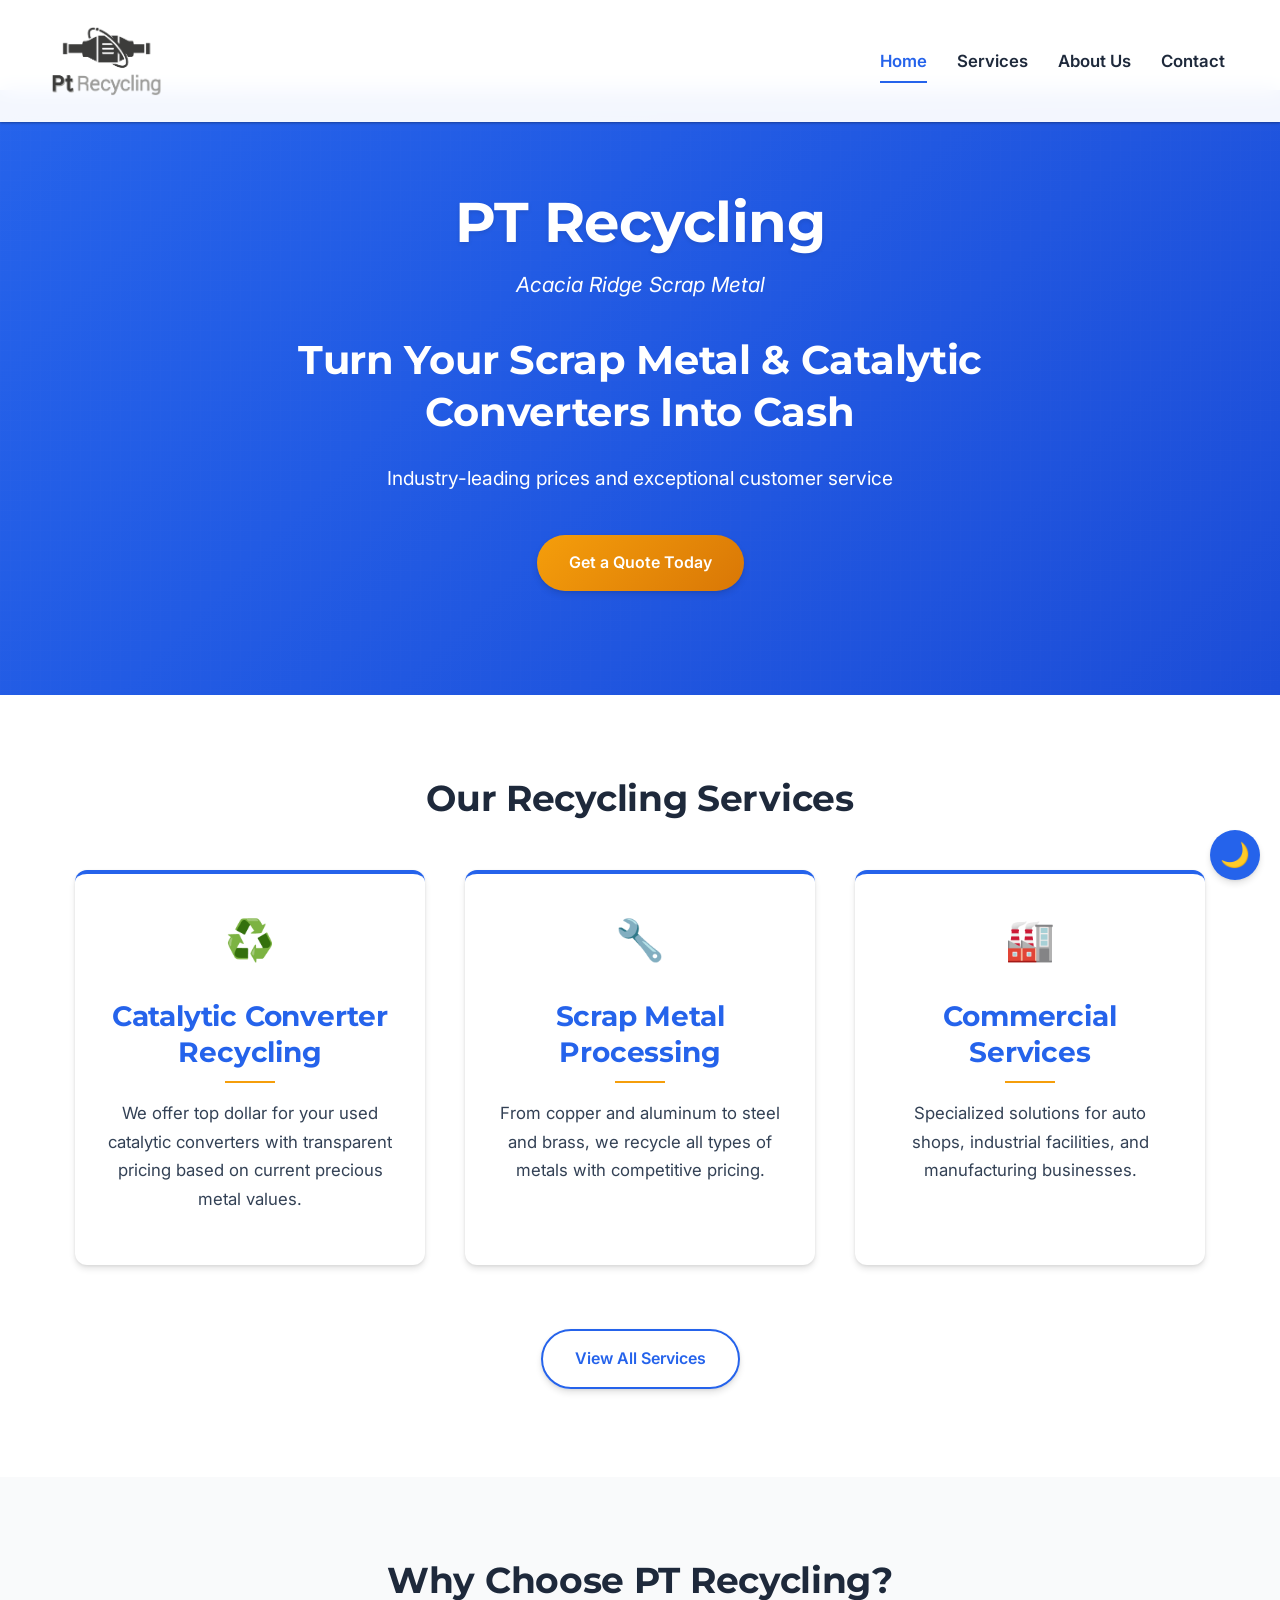
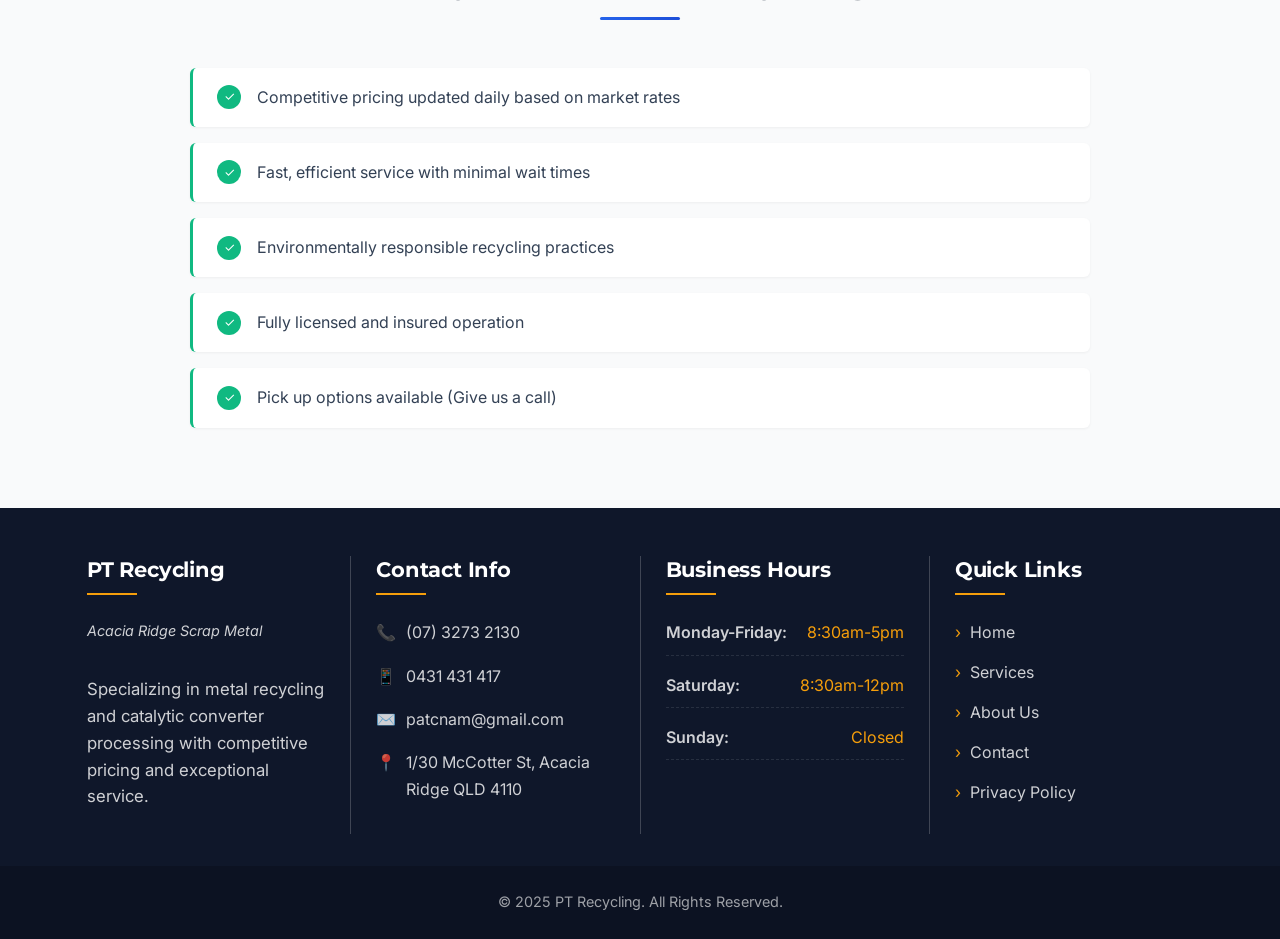
<file: index.html>
<!DOCTYPE html>
<html lang="en">
<head>
    <meta charset="UTF-8">
    <meta name="viewport" content="width=device-width, initial-scale=1.0">
    <title>PT Recycling - Metal & Catalytic Converter Recycling</title>
    <meta name="description" content="PT Recycling specializes in metal recycling and catalytic converter processing. Get top dollar for your scrap metals and catalytic converters.">
    <script src="js/preload.js"></script>
    <link rel="stylesheet" href="css/reset.css">
    <link rel="stylesheet" href="css/style.css">
    <link rel="preconnect" href="https://fonts.googleapis.com">
    <link rel="preconnect" href="https://fonts.gstatic.com" crossorigin>
    <link href="https://fonts.googleapis.com/css2?family=Inter:wght@400;500;600&family=Montserrat:wght@500;600;700&display=swap" rel="stylesheet">
</head>
<body>
    <div id="navbar-placeholder"></div>
    <main>
        <section class="hero">
            <div class="hero-content">
                <h1>PT Recycling</h1>
                <p class="tagline">Acacia Ridge Scrap Metal</p>
                <h2>Turn Your Scrap Metal & Catalytic Converters Into Cash</h2>
                <p>Industry-leading prices and exceptional customer service</p>
                <a href="contact.html" class="cta-button">Get a Quote Today</a>
            </div>
        </section>
        
        <section class="services-overview">
            <h2>Our Recycling Services</h2>
            <div class="service-grid">
                <div class="service-card">
                    <div class="service-icon">♻️</div>
                    <h3>Catalytic Converter Recycling</h3>
                    <p>We offer top dollar for your used catalytic converters with transparent pricing based on current precious metal values.</p>
                </div>
                <div class="service-card">
                    <div class="service-icon">🔧</div>
                    <h3>Scrap Metal Processing</h3>
                    <p>From copper and aluminum to steel and brass, we recycle all types of metals with competitive pricing.</p>
                </div>
                <div class="service-card">
                    <div class="service-icon">🏭</div>
                    <h3>Commercial Services</h3>
                    <p>Specialized solutions for auto shops, industrial facilities, and manufacturing businesses.</p>
                </div>
            </div>
            <a href="services.html" class="secondary-button">View All Services</a>
        </section>
        
        <section class="why-choose-us">
            <h2>Why Choose PT Recycling?</h2>
            <ul class="benefits-list">
                <li>Competitive pricing updated daily based on market rates</li>
                <li>Fast, efficient service with minimal wait times</li>
                <li>Environmentally responsible recycling practices</li>
                <li>Fully licensed and insured operation</li>
                <li>Pick up options available (Give us a call)</li>
            </ul>
        </section>
    </main>
    <div id="footer-placeholder"></div>
    <button class="dark-mode-toggle" aria-label="Toggle dark mode">🌙</button>
    <script src="js/main.js"></script>
    <script src="js/components.js"></script>
</body>
</html>
</file>
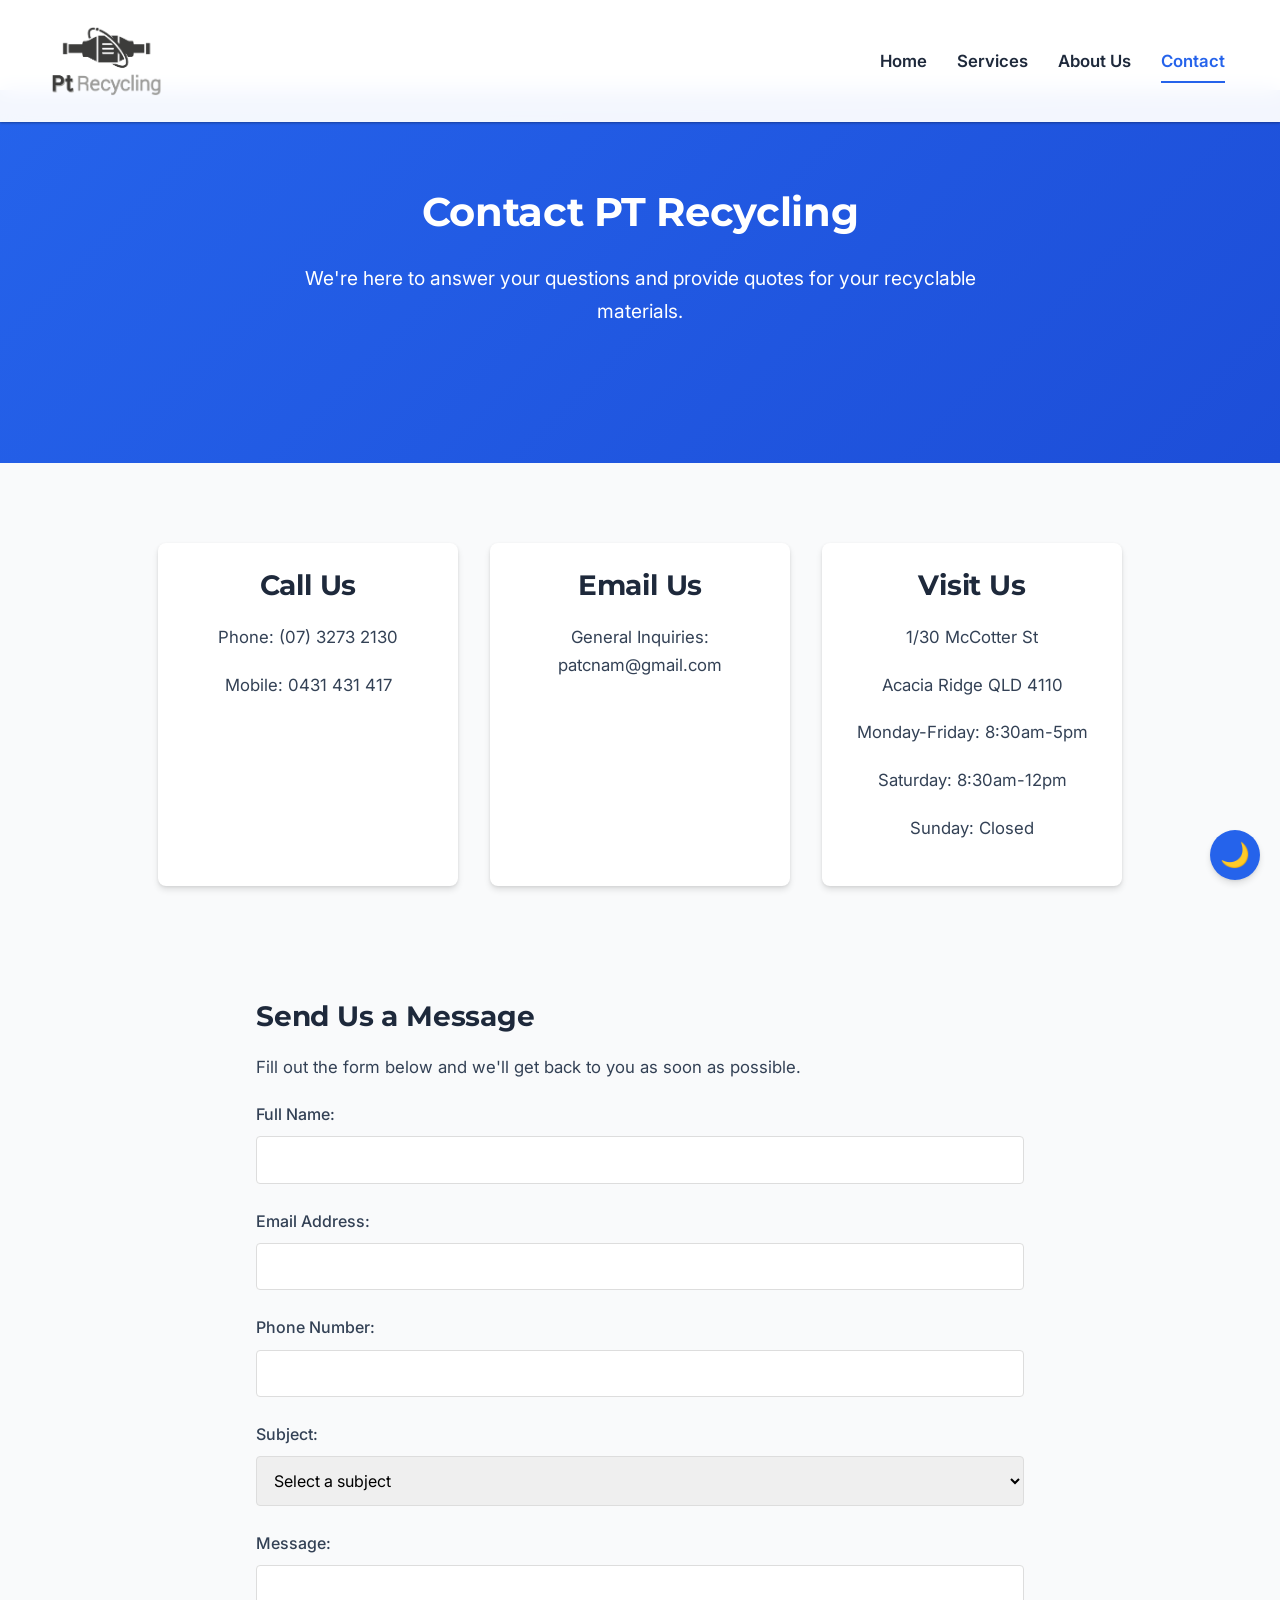
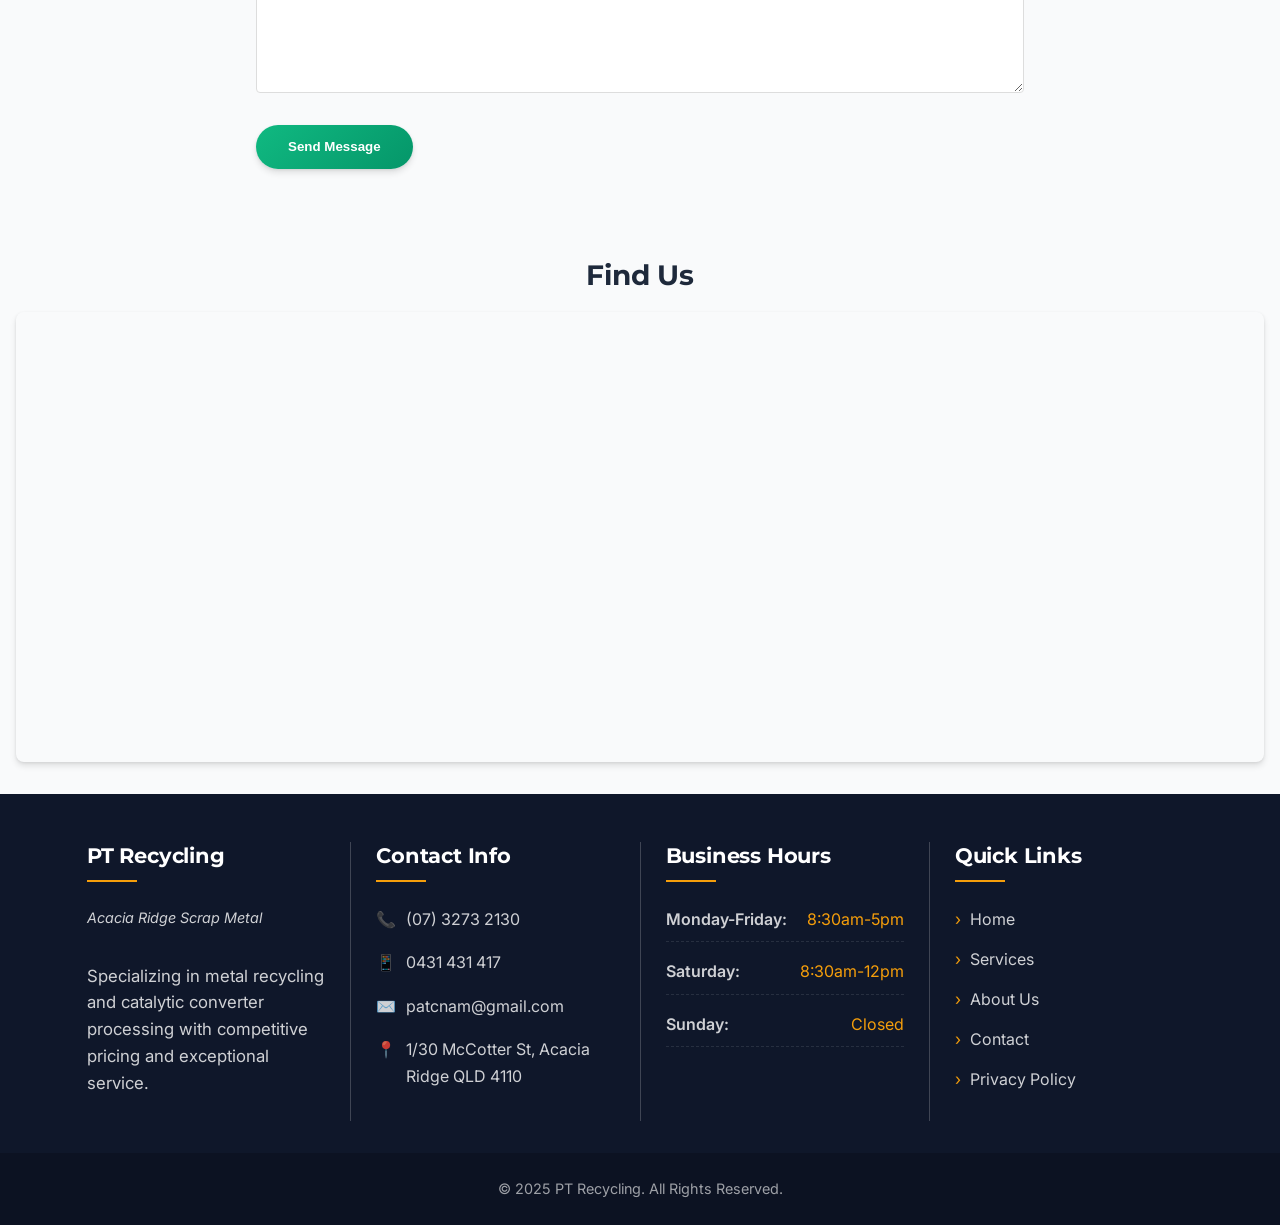
<file: contact.html>
<!DOCTYPE html>
<html lang="en">
<head>
    <meta charset="UTF-8">
    <meta name="viewport" content="width=device-width, initial-scale=1.0">
    <title>Contact Us - PT Recycling</title>
    <meta name="description" content="Contact PT Recycling for metal and catalytic converter recycling quotes, pickup services, or general inquiries.">
    <script src="js/preload.js"></script>
    <link rel="stylesheet" href="css/reset.css">
    <link rel="stylesheet" href="css/style.css">
    <link rel="preconnect" href="https://fonts.googleapis.com">
    <link rel="preconnect" href="https://fonts.gstatic.com" crossorigin>
    <link href="https://fonts.googleapis.com/css2?family=Inter:wght@400;500;600&family=Montserrat:wght@500;600;700&display=swap" rel="stylesheet">
</head>
<body>
    <div id="navbar-placeholder"></div>
    <main>
        <section class="contact-hero">
            <h2>Contact PT Recycling</h2>
            <p>We're here to answer your questions and provide quotes for your recyclable materials.</p>
        </section>
        
        <section class="contact-info">
            <div class="contact-methods">
                <div class="contact-card">
                    <h3>Call Us</h3>
                    <p>Phone: (07) 3273 2130</p>
                    <p>Mobile: 0431 431 417</p>
                </div>
                <div class="contact-card">
                    <h3>Email Us</h3>
                    <p>General Inquiries: patcnam@gmail.com</p>
                </div>
                <div class="contact-card">
                    <h3>Visit Us</h3>
                    <p>1/30 McCotter St</p>
                    <p>Acacia Ridge QLD 4110</p>
                    <p>Monday-Friday: 8:30am-5pm</p>
                    <p>Saturday: 8:30am-12pm</p>
                    <p>Sunday: Closed</p>
                </div>
            </div>
        </section>
        
        <section class="contact-form-section">
            <h3>Send Us a Message</h3>
            <p>Fill out the form below and we'll get back to you as soon as possible.</p>

            <form id="contactForm" action="https://formsubmit.co/simon.nam14@gmail.com" method="POST">
                <input type="hidden" name="_subject" value="New message from PT Recycling website">
                <input type="hidden" name="_captcha" value="true">
                <input type="hidden" name="_next" value="https://pt-recycling.github.io/thank-you.html">
                <input type="text" name="_honey" style="display:none">
                
                <div class="form-group">
                    <label for="name">Full Name:</label>
                    <input type="text" id="name" name="name" required>
                </div>

                <div class="form-group">
                    <label for="email">Email Address:</label>
                    <input type="email" id="email" name="email" required>
                </div>

                <div class="form-group">
                    <label for="phone">Phone Number:</label>
                    <input type="tel" id="phone" name="phone">
                </div>

                <div class="form-group">
                    <label for="subject">Subject:</label>
                    <select id="subject" name="subject" required>
                        <option value="">Select a subject</option>
                        <option value="quote">Request a Quote</option>
                        <option value="pickup">Pickup Inquiry</option>
                        <option value="catalytic">Catalytic Converter Inquiry</option>
                        <option value="general">General Question</option>
                    </select>
                </div>

                <div class="form-group">
                    <label for="message">Message:</label>
                    <textarea id="message" name="message" rows="5" required></textarea>
                </div>

                <div class="form-group">
                    <button type="submit" class="submit-button">Send Message</button>
                </div>
            </form>
        </section>
        
        <section class="map-section">
            <h3>Find Us</h3>
            <div class="map-container">
                <iframe
                    src="https://www.google.com/maps/embed?pb=!1m18!1m12!1m3!1d3535.9481944737718!2d153.0334005!3d-27.5951357!2m3!1f0!2f0!3f0!3m2!1i1024!2i768!4f13.1!3m3!1m2!1s0x6b914575f14f336d%3A0x4a17fc54c77bb15c!2sPT%20Recycling%20(Acacia%20Scrap%20Metal)!5e0!3m2!1sen!2sau!4v1746061827897!5m2!1sen!2sau"
                    width="100%"
                    height="450"
                    style="border:0;"
                    allowfullscreen=""
                    loading="lazy"
                    referrerpolicy="no-referrer-when-downgrade">
                </iframe>
            </div>
        </section>
    </main>
    <div id="footer-placeholder"></div>
    <script src="js/main.js"></script>
    <script src="js/form-handler.js"></script>
    <script src="js/components.js"></script>
</body>
</html>
<button class="dark-mode-toggle" aria-label="Toggle dark mode">🌙</button>
</file>
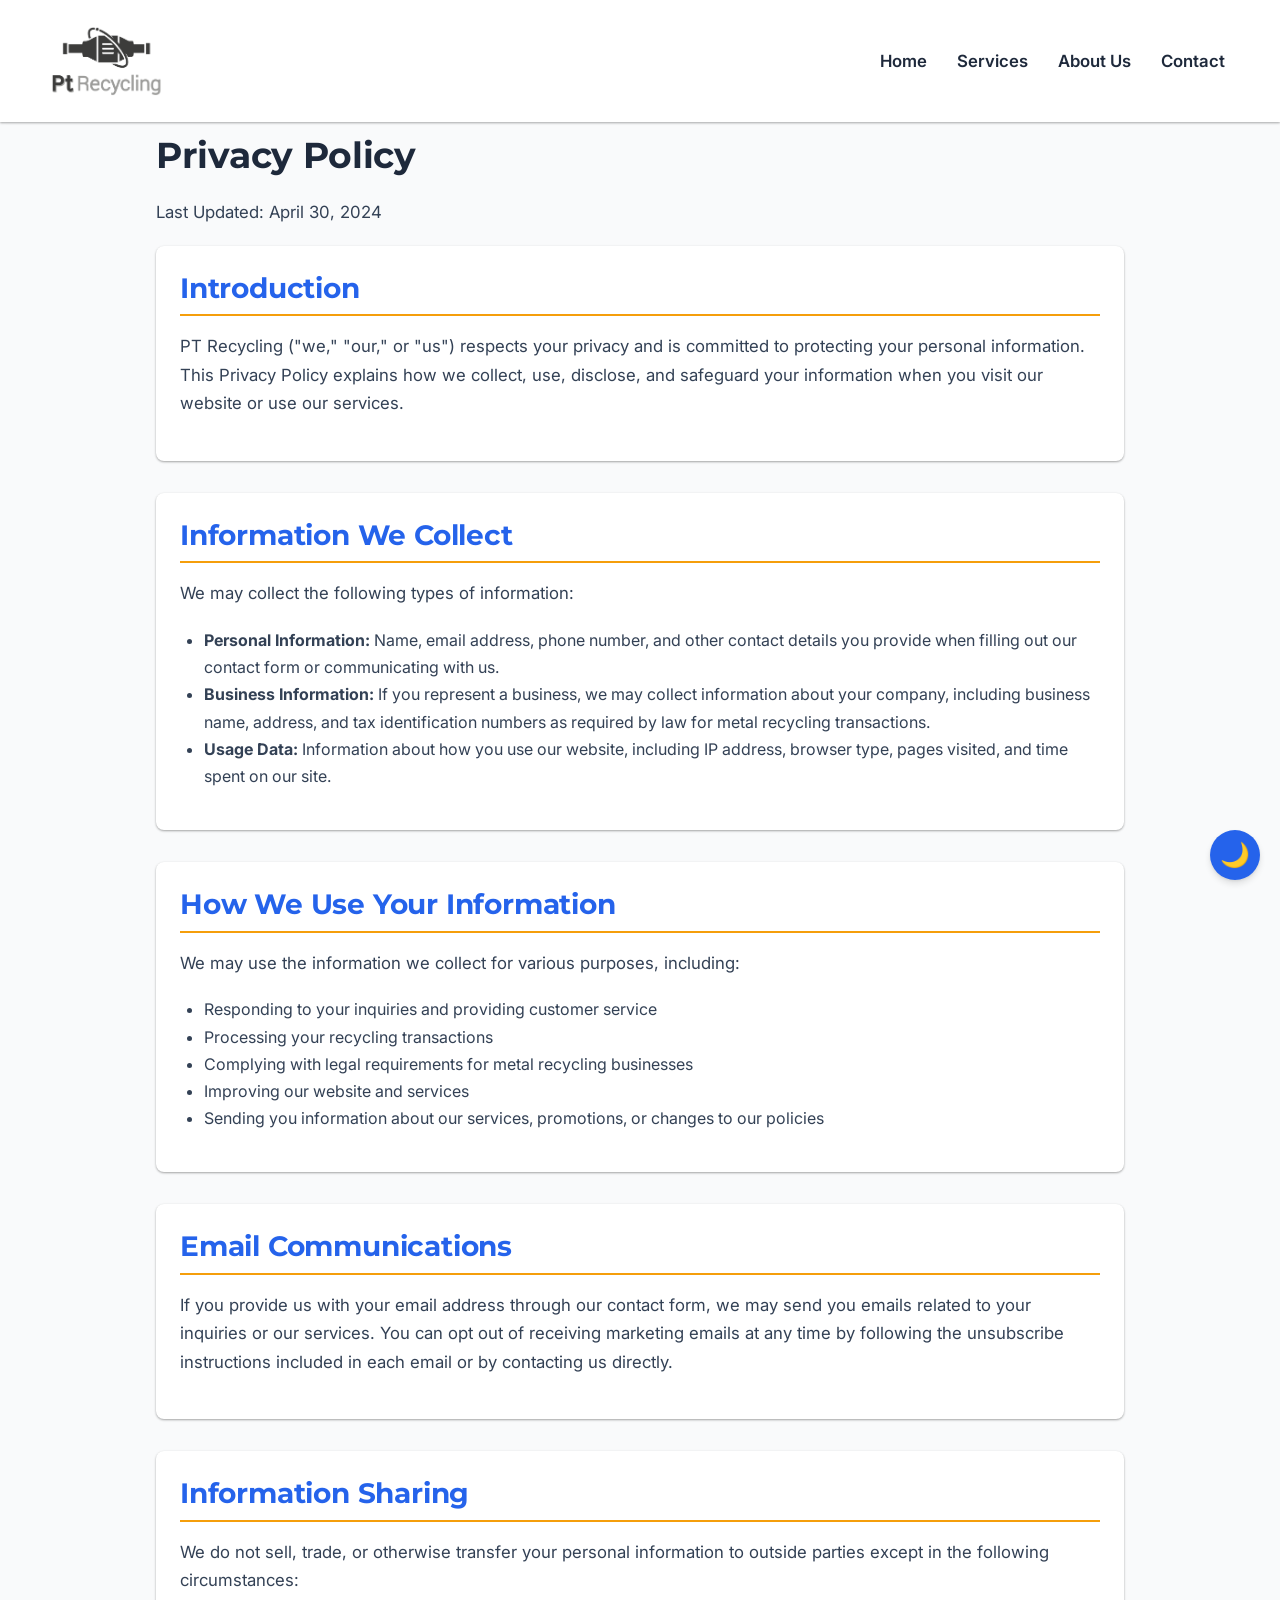
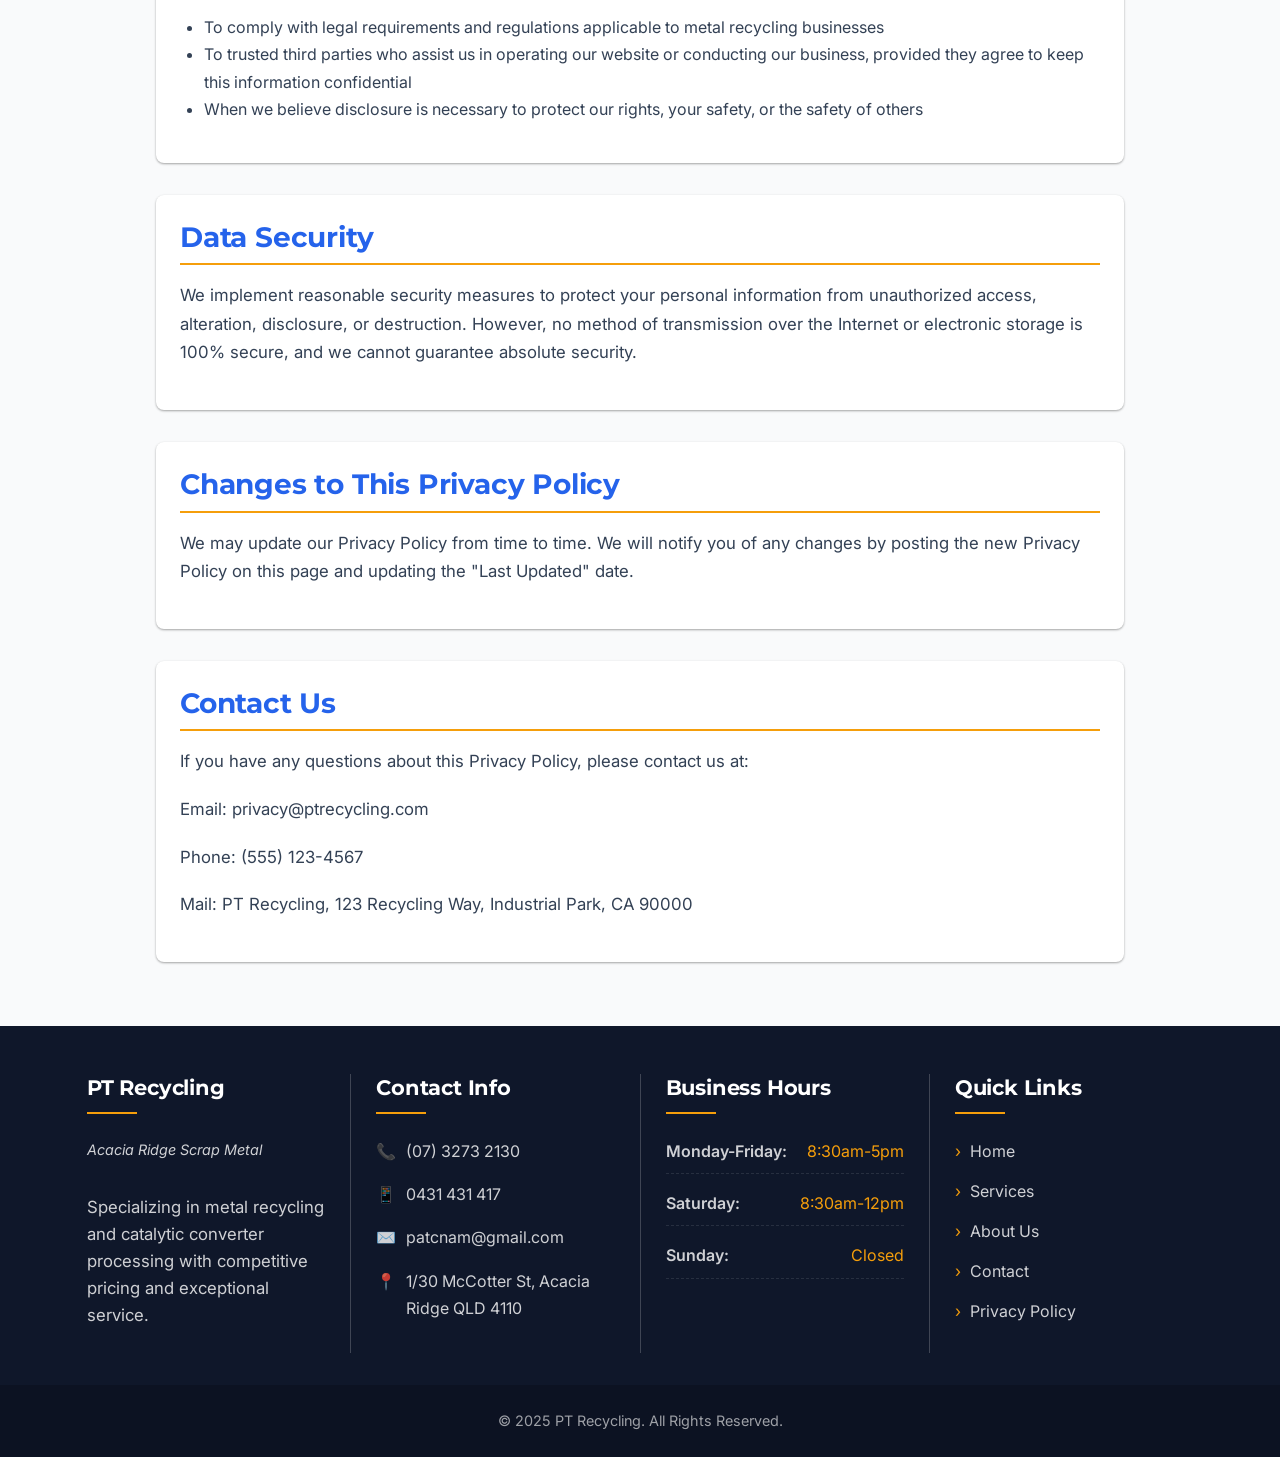
<file: privacy.html>
<!DOCTYPE html>
<html lang="en">
<head>
    <meta charset="UTF-8">
    <meta name="viewport" content="width=device-width, initial-scale=1.0">
    <title>Privacy Policy - PT Recycling</title>
    <meta name="description" content="PT Recycling's privacy policy regarding customer information and website usage.">
    <script src="js/preload.js"></script>
    <link rel="stylesheet" href="css/reset.css">
    <link rel="stylesheet" href="css/style.css">
    <link rel="preconnect" href="https://fonts.googleapis.com">
    <link rel="preconnect" href="https://fonts.gstatic.com" crossorigin>
    <link href="https://fonts.googleapis.com/css2?family=Inter:wght@400;500;600&family=Montserrat:wght@500;600;700&display=swap" rel="stylesheet">
</head>
<body>
    <div id="navbar-placeholder"></div>
    <main>
        <section class="privacy-content">
            <h2>Privacy Policy</h2>
            <p>Last Updated: April 30, 2024</p>
            
            <div class="policy-section">
                <h3>Introduction</h3>
                <p>PT Recycling ("we," "our," or "us") respects your privacy and is committed to protecting your personal information. This Privacy Policy explains how we collect, use, disclose, and safeguard your information when you visit our website or use our services.</p>
            </div>
            
            <div class="policy-section">
                <h3>Information We Collect</h3>
                <p>We may collect the following types of information:</p>
                <ul>
                    <li><strong>Personal Information:</strong> Name, email address, phone number, and other contact details you provide when filling out our contact form or communicating with us.</li>
                    <li><strong>Business Information:</strong> If you represent a business, we may collect information about your company, including business name, address, and tax identification numbers as required by law for metal recycling transactions.</li>
                    <li><strong>Usage Data:</strong> Information about how you use our website, including IP address, browser type, pages visited, and time spent on our site.</li>
                </ul>
            </div>
            
            <div class="policy-section">
                <h3>How We Use Your Information</h3>
                <p>We may use the information we collect for various purposes, including:</p>
                <ul>
                    <li>Responding to your inquiries and providing customer service</li>
                    <li>Processing your recycling transactions</li>
                    <li>Complying with legal requirements for metal recycling businesses</li>
                    <li>Improving our website and services</li>
                    <li>Sending you information about our services, promotions, or changes to our policies</li>
                </ul>
            </div>
            
            <div class="policy-section">
                <h3>Email Communications</h3>
                <p>If you provide us with your email address through our contact form, we may send you emails related to your inquiries or our services. You can opt out of receiving marketing emails at any time by following the unsubscribe instructions included in each email or by contacting us directly.</p>
            </div>
            
            <div class="policy-section">
                <h3>Information Sharing</h3>
                <p>We do not sell, trade, or otherwise transfer your personal information to outside parties except in the following circumstances:</p>
                <ul>
                    <li>To comply with legal requirements and regulations applicable to metal recycling businesses</li>
                    <li>To trusted third parties who assist us in operating our website or conducting our business, provided they agree to keep this information confidential</li>
                    <li>When we believe disclosure is necessary to protect our rights, your safety, or the safety of others</li>
                </ul>
            </div>
            
            <div class="policy-section">
                <h3>Data Security</h3>
                <p>We implement reasonable security measures to protect your personal information from unauthorized access, alteration, disclosure, or destruction. However, no method of transmission over the Internet or electronic storage is 100% secure, and we cannot guarantee absolute security.</p>
            </div>
            
            <div class="policy-section">
                <h3>Changes to This Privacy Policy</h3>
                <p>We may update our Privacy Policy from time to time. We will notify you of any changes by posting the new Privacy Policy on this page and updating the "Last Updated" date.</p>
            </div>
            
            <div class="policy-section">
                <h3>Contact Us</h3>
                <p>If you have any questions about this Privacy Policy, please contact us at:</p>
                <p>Email: privacy@ptrecycling.com</p>
                <p>Phone: (555) 123-4567</p>
                <p>Mail: PT Recycling, 123 Recycling Way, Industrial Park, CA 90000</p>
            </div>
        </section>
    </main>
    <div id="footer-placeholder"></div>
    <script src="js/main.js"></script>
    <script src="js/components.js"></script>
</body>
</html>
<button class="dark-mode-toggle" aria-label="Toggle dark mode">🌙</button>
</file>
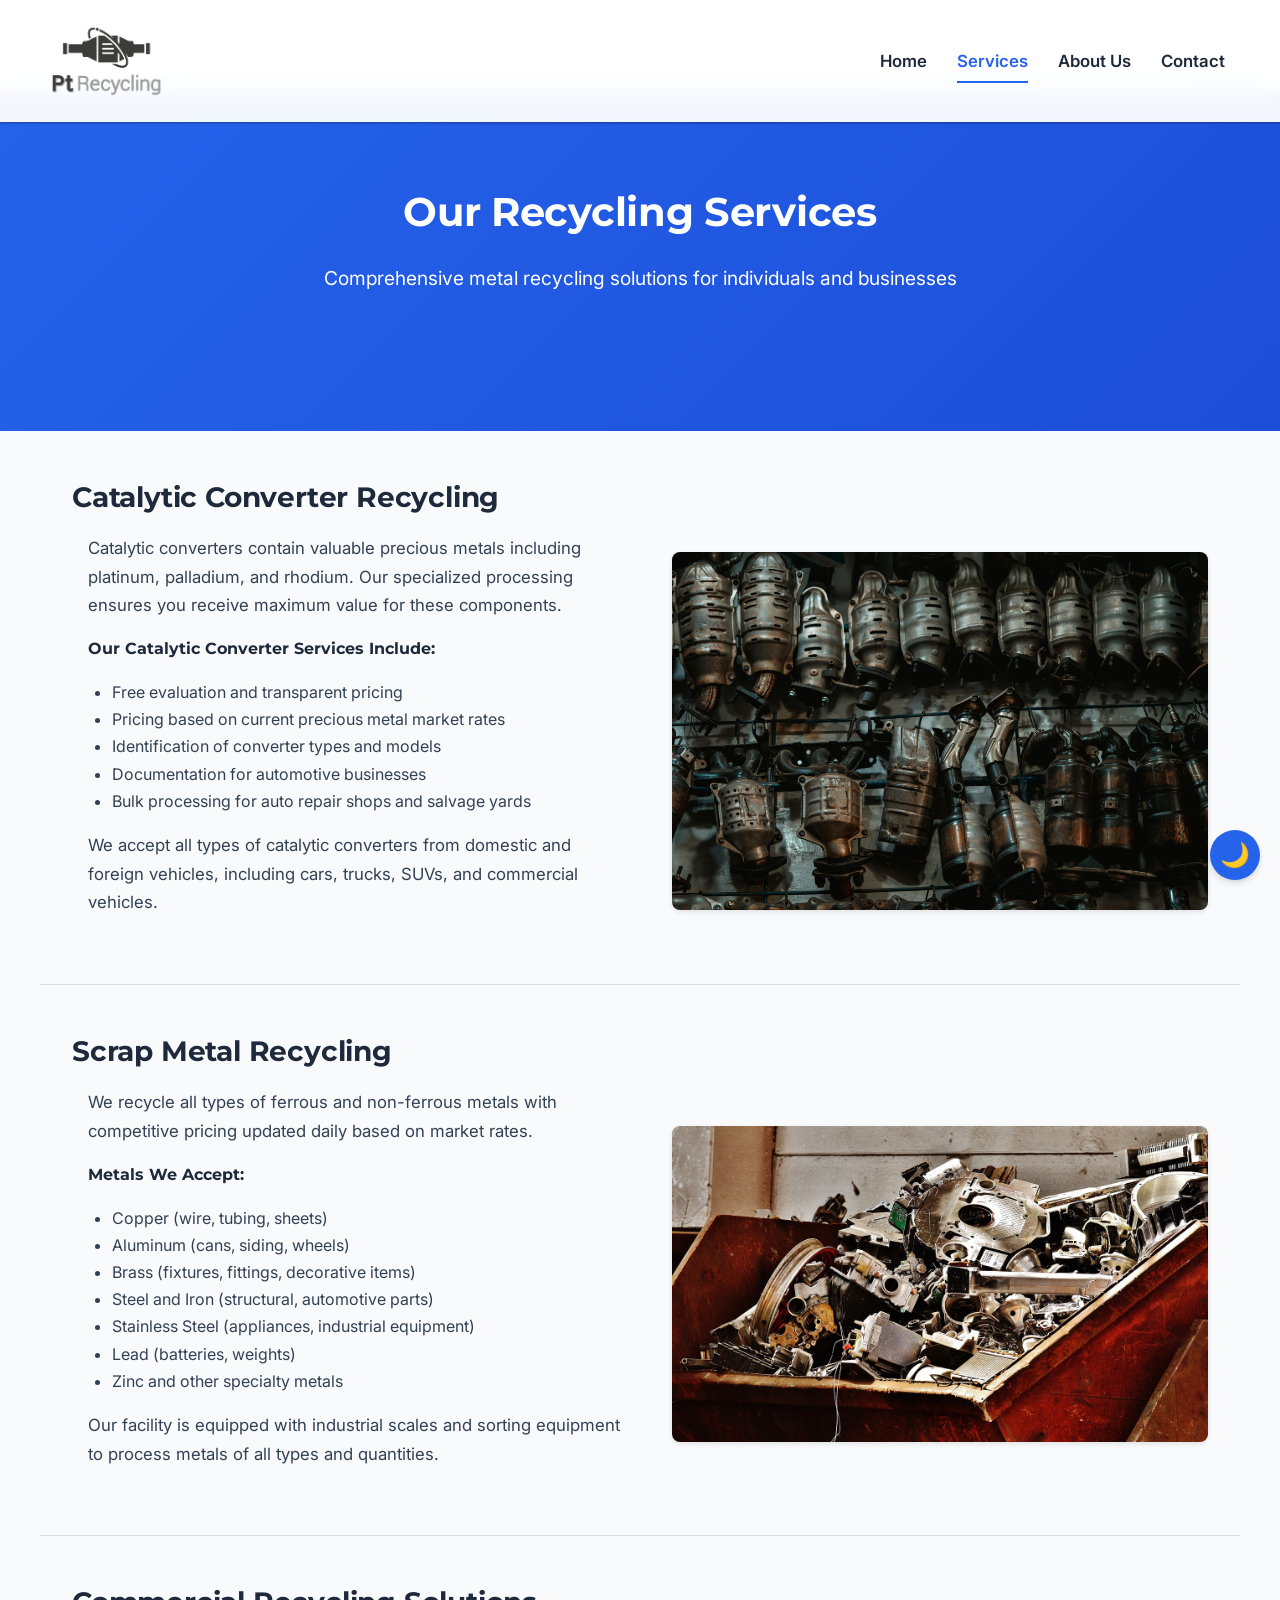
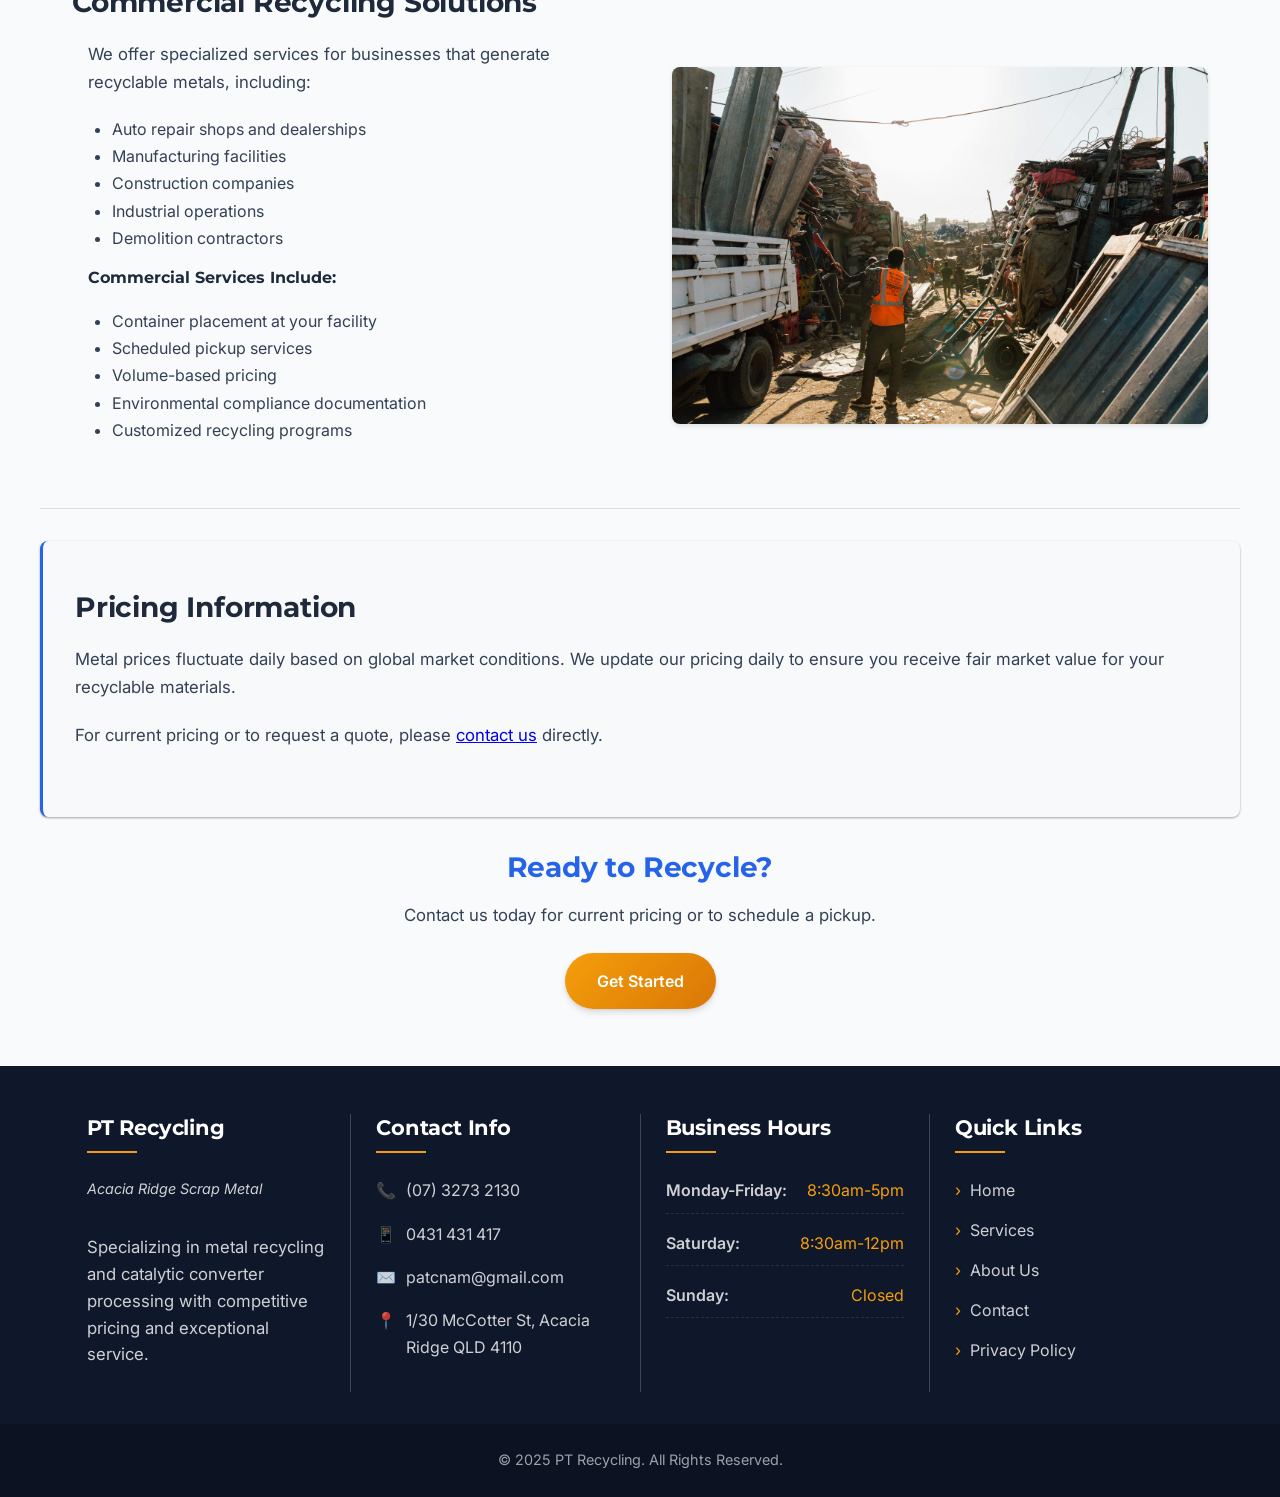
<file: services.html>
<!DOCTYPE html>
<html lang="en">
<head>
    <meta charset="UTF-8">
    <meta name="viewport" content="width=device-width, initial-scale=1.0">
    <title>Services - PT Recycling</title>
    <meta name="description" content="PT Recycling offers comprehensive metal recycling services including catalytic converter processing, scrap metal recycling, and commercial solutions.">
    <script src="js/preload.js"></script>
    <link rel="stylesheet" href="css/reset.css">
    <link rel="stylesheet" href="css/style.css">
    <link rel="preconnect" href="https://fonts.googleapis.com">
    <link rel="preconnect" href="https://fonts.gstatic.com" crossorigin>
    <link href="https://fonts.googleapis.com/css2?family=Inter:wght@400;500;600&family=Montserrat:wght@500;600;700&display=swap" rel="stylesheet">
</head>
<body>
    <div id="navbar-placeholder"></div>
    <main>
        <section class="services-hero">
            <h2>Our Recycling Services</h2>
            <p>Comprehensive metal recycling solutions for individuals and businesses</p>
        </section>
        
        <section class="service-detail" id="catalytic">
            <h3>Catalytic Converter Recycling</h3>
            <div class="service-content">
                <div class="service-description">
                    <p>Catalytic converters contain valuable precious metals including platinum, palladium, and rhodium. Our specialized processing ensures you receive maximum value for these components.</p>
                    <h4>Our Catalytic Converter Services Include:</h4>
                    <ul>
                        <li>Free evaluation and transparent pricing</li>
                        <li>Pricing based on current precious metal market rates</li>
                        <li>Identification of converter types and models</li>
                        <li>Documentation for automotive businesses</li>
                        <li>Bulk processing for auto repair shops and salvage yards</li>
                    </ul>
                    <p>We accept all types of catalytic converters from domestic and foreign vehicles, including cars, trucks, SUVs, and commercial vehicles.</p>
                </div>
                <div class="service-image">
                    <img src="images/catalytic-converter.jpg" alt="Catalytic converter recycling process" class="service-img">
                </div>
            </div>
        </section>
        
        <section class="service-detail" id="scrap-metal">
            <h3>Scrap Metal Recycling</h3>
            <div class="service-content">
                <div class="service-description">
                    <p>We recycle all types of ferrous and non-ferrous metals with competitive pricing updated daily based on market rates.</p>
                    <h4>Metals We Accept:</h4>
                    <ul>
                        <li>Copper (wire, tubing, sheets)</li>
                        <li>Aluminum (cans, siding, wheels)</li>
                        <li>Brass (fixtures, fittings, decorative items)</li>
                        <li>Steel and Iron (structural, automotive parts)</li>
                        <li>Stainless Steel (appliances, industrial equipment)</li>
                        <li>Lead (batteries, weights)</li>
                        <li>Zinc and other specialty metals</li>
                    </ul>
                    <p>Our facility is equipped with industrial scales and sorting equipment to process metals of all types and quantities.</p>
                </div>
                <div class="service-image">
                    <img src="images/scrap-metal.jpg" alt="Various scrap metal materials being sorted" class="service-img">
                </div>
            </div>
        </section>
        
        <section class="service-detail" id="commercial">
            <h3>Commercial Recycling Solutions</h3>
            <div class="service-content">
                <div class="service-description">
                    <p>We offer specialized services for businesses that generate recyclable metals, including:</p>
                    <ul>
                        <li>Auto repair shops and dealerships</li>
                        <li>Manufacturing facilities</li>
                        <li>Construction companies</li>
                        <li>Industrial operations</li>
                        <li>Demolition contractors</li>
                    </ul>
                    <h4>Commercial Services Include:</h4>
                    <ul>
                        <li>Container placement at your facility</li>
                        <li>Scheduled pickup services</li>
                        <li>Volume-based pricing</li>
                        <li>Environmental compliance documentation</li>
                        <li>Customized recycling programs</li>
                    </ul>
                </div>
                <div class="service-image">
                    <img src="images/commercial-recycling.jpg" alt="Commercial recycling container at a business site" class="service-img">
                </div>
            </div>
        </section>
        
        <section class="pricing-info">
            <h3>Pricing Information</h3>
            <p>Metal prices fluctuate daily based on global market conditions. We update our pricing daily to ensure you receive fair market value for your recyclable materials.</p>
            <p>For current pricing or to request a quote, please <a href="contact.html">contact us</a> directly.</p>
        </section>
        
        <section class="cta-section">
            <h3>Ready to Recycle?</h3>
            <p>Contact us today for current pricing or to schedule a pickup.</p>
            <a href="contact.html" class="cta-button">Get Started</a>
        </section>
    </main>
    <div id="footer-placeholder"></div>
    <script src="js/main.js"></script>
    <script src="js/components.js"></script>
</body>
</html>
<button class="dark-mode-toggle" aria-label="Toggle dark mode">🌙</button>
</file>
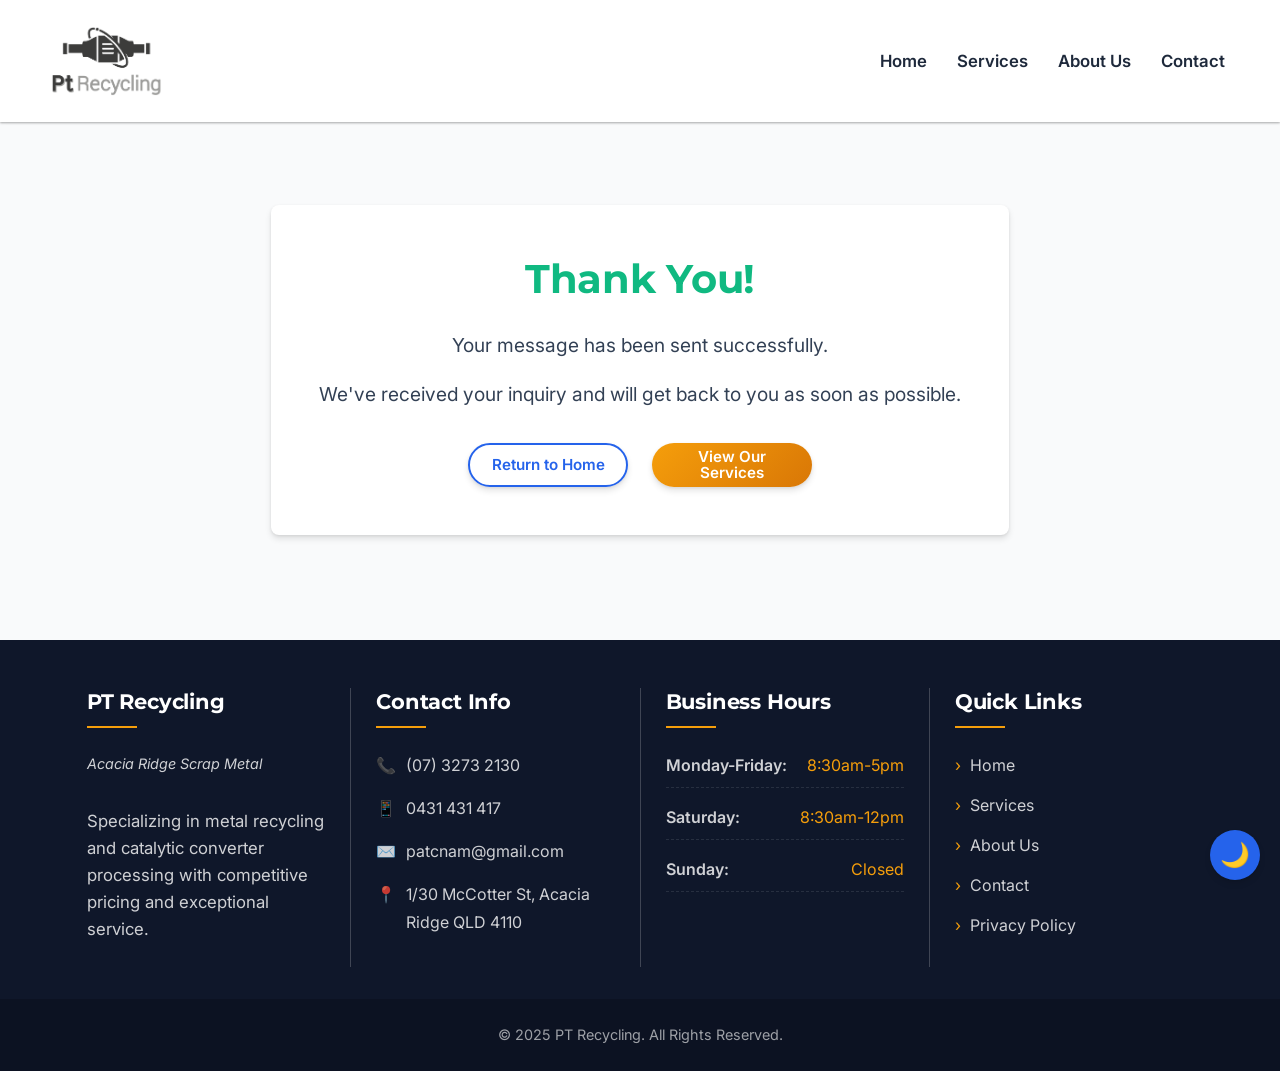
<file: thank-you.html>
<!DOCTYPE html>
<html lang="en">
<head>
    <meta charset="UTF-8">
    <meta name="viewport" content="width=device-width, initial-scale=1.0">
    <title>Thank You - PT Recycling</title>
    <meta name="description" content="Thank you for contacting PT Recycling. We've received your message and will get back to you soon.">
    <script src="js/preload.js"></script>
    <link rel="stylesheet" href="css/reset.css">
    <link rel="stylesheet" href="css/style.css">
    <link rel="preconnect" href="https://fonts.googleapis.com">
    <link rel="preconnect" href="https://fonts.gstatic.com" crossorigin>
    <link href="https://fonts.googleapis.com/css2?family=Inter:wght@400;500;600&family=Montserrat:wght@500;600;700&display=swap" rel="stylesheet">
    <style>
        /* Inline styles to ensure immediate rendering without delay */
        .thank-you-actions {
            margin-top: 2rem;
            display: flex;
            gap: 1.5rem;
            justify-content: center;
            align-items: center;
        }
        
        .thank-you-actions .secondary-button,
        .thank-you-actions .cta-button {
            min-width: 160px;
            width: 160px;
            text-align: center;
            display: inline-flex;
            justify-content: center;
            align-items: center;
            padding: 0.7rem 1.2rem;
            font-size: 0.95rem;
            font-weight: 600;
            animation: none !important;
            transition: none !important;
            box-sizing: border-box;
            height: 44px; /* Fixed height for both buttons */
            margin: 0; /* Remove all margins */
            line-height: 1;
        }
        
        /* Override the default margin-top for secondary button */
        .thank-you-actions .secondary-button {
            margin-top: 0 !important;
        }
        
        @media (max-width: 768px) {
            .thank-you-actions {
                flex-direction: column;
                align-items: center;
                gap: 1rem;
            }
            
            .thank-you-actions .secondary-button,
            .thank-you-actions .cta-button {
                width: 100%;
            }
        }
    </style>
</head>
<body>
    <div id="navbar-placeholder"></div>
    <main>
        <section class="thank-you-section">
            <div class="thank-you-container">
                <h2>Thank You!</h2>
                <p>Your message has been sent successfully.</p>
                <p>We've received your inquiry and will get back to you as soon as possible.</p>
                <div class="thank-you-actions">
                    <a href="index.html" class="secondary-button">Return to Home</a>
                    <a href="services.html" class="cta-button">View Our Services</a>
                </div>
            </div>
        </section>
    </main>
    <div id="footer-placeholder"></div>
    <button class="dark-mode-toggle" aria-label="Toggle dark mode">🌙</button>
    <script src="js/main.js"></script>
    <script src="js/components.js"></script>
</body>
</html>
</file>
<file: css/style.css>
/* Base styles */
:root {
    --primary-color: #2563eb;
    --primary-color-dark: #1d4ed8;
    --secondary-color: #10b981;
    --secondary-color-dark: #059669;
    --accent-color: #f59e0b;
    --accent-color-dark: #d97706;
    --dark-color: #1e293b;
    --light-color: #f8fafc;
    --text-color: #334155;
    --text-color-light: #64748b;
    --footer-color: #0f172a;
    --gradient-primary: linear-gradient(135deg, #2563eb, #1d4ed8);
    --gradient-secondary: linear-gradient(135deg, #10b981, #059669);
    --gradient-accent: linear-gradient(135deg, #f59e0b, #d97706);
    --shadow-sm: 0 1px 3px rgba(0,0,0,0.12), 0 1px 2px rgba(0,0,0,0.24);
    --shadow-md: 0 4px 6px rgba(0,0,0,0.1), 0 1px 3px rgba(0,0,0,0.08);
    --shadow-lg: 0 10px 15px -3px rgba(0,0,0,0.1), 0 4px 6px -2px rgba(0,0,0,0.05);
    --transition-standard: all 0.3s cubic-bezier(0.4, 0, 0.2, 1);
    
    /* Dark mode variables - lighter versions */
    --dark-bg: #1e1e24;
    --dark-surface: #2a2a32;
    --dark-surface-2: #3a3a45;
    --dark-text: #e6e6e8;
    --dark-text-secondary: #b8b8c0;
    --dark-border: #45454d;
    --dark-primary: #7c8db5;
    --dark-secondary: #5cb89c;
    --dark-accent: #d4a76a;
}

body {
    font-family: 'Inter', 'Roboto', sans-serif;
    line-height: 1.7;
    color: var(--text-color);
    background-color: #f9fafb;
    overflow-x: hidden;
    padding-top: 100px; /* Increased padding to prevent content from showing behind navbar */
}

/* Typography */
h1, h2, h3, h4, h5, h6 {
    font-family: 'Montserrat', 'Inter', sans-serif;
    font-weight: 700;
    margin-bottom: 1.2rem;
    color: var(--dark-color);
    line-height: 1.3;
}

h1 {
    font-size: 3rem;
    letter-spacing: -0.5px;
}

h2 {
    font-size: 2.25rem;
    letter-spacing: -0.3px;
}

h3 {
    font-size: 1.75rem;
    letter-spacing: -0.2px;
}

p {
    margin-bottom: 1.2rem;
    font-size: 1.05rem;
}

/* Layout */
.container {
    max-width: 1200px;
    margin: 0 auto;
    padding: 0 15px;
}

section {
    padding: 3rem 1rem;
}

/* Header styles */
header {
    background-color: rgba(255, 255, 255, 0.95);
    color: var(--dark-color);
    padding: 1rem;
    position: fixed;
    top: 0;
    left: 0;
    right: 0;
    z-index: 1000;
    box-shadow: var(--shadow-sm);
    transition: var(--transition-standard);
    backdrop-filter: blur(10px);
    -webkit-backdrop-filter: blur(10px);
    height: auto;
}

header.scrolled {
    padding: 0.7rem 1rem;
    background-color: #fff;
    box-shadow: var(--shadow-md);
}

.navbar-container {
    display: flex;
    justify-content: space-between;
    align-items: center;
    max-width: 1200px;
    margin: 0 auto;
    position: relative;
}

.logo-container {
    display: flex;
    align-items: center;
    flex: 0 0 auto;
}

.tagline {
    font-style: italic;
    font-size: 1rem;
    margin-top: 0.5rem;
    opacity: 0.8;
}

header nav {
    display: flex;
    justify-content: flex-end;
    flex-wrap: wrap;
    flex: 1;
    margin-left: 20px;
}

header nav a {
    color: var(--dark-color);
    margin: 0 15px;
    text-decoration: none;
    font-weight: 600;
    font-size: 1.05rem;
    padding: 0.5rem 0;
    position: relative;
    transition: var(--transition-standard);
}

header nav a:hover {
    color: var(--primary-color);
}

header nav a.active {
    color: var(--primary-color);
    position: relative;
}

header nav a::after {
    content: '';
    position: absolute;
    bottom: 0;
    left: 0;
    width: 0;
    height: 2px;
    background-color: var(--primary-color);
    transition: var(--transition-standard);
}

header nav a:hover::after,
header nav a.active::after {
    width: 100%;
}

.mobile-menu-toggle {
    display: none;
    background: none;
    border: none;
    font-size: 1.5rem;
    cursor: pointer;
    color: var(--dark-color);
}

/* Hero section */
.hero, .about-hero, .services-hero, .contact-hero {
    background: var(--gradient-primary);
    color: #fff;
    text-align: center;
    padding: 6rem 1rem;
    position: relative;
    overflow: hidden;
    margin-top: -10px; /* Negative margin to ensure no gap with navbar */
}

.hero::before {
    content: '';
    position: absolute;
    top: 0;
    left: 0;
    right: 0;
    bottom: 0;
    background: url('../images/pattern.svg');
    opacity: 0.1;
    z-index: 1;
}

.hero-content {
    position: relative;
    z-index: 2;
    max-width: 900px;
    margin: 0 auto;
}

.hero h1 {
    color: #fff;
    font-size: 3.5rem;
    margin-bottom: 0.5rem;
    text-shadow: 0 2px 4px rgba(0,0,0,0.1);
    animation: fadeInDown 1s ease-out;
}

.hero .tagline {
    font-size: 1.3rem;
    margin-bottom: 2rem;
    font-style: italic;
    opacity: 0.9;
    animation: fadeInDown 1s ease-out 0.2s both;
}

.hero h2, .about-hero h2, .services-hero h2, .contact-hero h2 {
    color: #fff;
    font-size: 2.5rem;
    margin-bottom: 1.5rem;
    max-width: 800px;
    margin-left: auto;
    margin-right: auto;
    animation: fadeInDown 1s ease-out 0.4s both;
}

.hero p, .about-hero p, .services-hero p, .contact-hero p {
    font-size: 1.2rem;
    max-width: 700px;
    margin: 0 auto 2.5rem;
    opacity: 0.9;
    animation: fadeInDown 1s ease-out 0.6s both;
}

/* Buttons */
.cta-button, .secondary-button, .submit-button {
    display: inline-block;
    padding: 0.9rem 2rem;
    border-radius: 50px;
    text-decoration: none;
    font-weight: 600;
    cursor: pointer;
    box-shadow: var(--shadow-md);
    position: relative;
    overflow: hidden;
    z-index: 1;
    text-align: center;
    /* Remove animations and transitions for immediate loading */
    transition: none;
    animation: none !important;
}

.cta-button {
    background: var(--gradient-accent);
    color: #fff;
    border: none;
}

.cta-button:hover {
    transform: translateY(-3px);
    box-shadow: var(--shadow-lg);
    transition: transform 0.3s ease, box-shadow 0.3s ease;
}

.cta-button::after {
    content: '';
    position: absolute;
    top: 0;
    left: 0;
    width: 100%;
    height: 100%;
    background: rgba(255, 255, 255, 0.2);
    transform: scaleX(0);
    transform-origin: right;
    transition: transform 0.5s ease;
    z-index: -1;
}

.cta-button:hover::after {
    transform: scaleX(1);
    transform-origin: left;
}

.secondary-button {
    background: transparent;
    color: var(--primary-color);
    border: 2px solid var(--primary-color);
    margin-top: 1rem;
}

.secondary-button:hover {
    background-color: var(--primary-color);
    color: #fff;
    transform: translateY(-2px);
    transition: background-color 0.3s ease, color 0.3s ease, transform 0.3s ease;
}

.submit-button {
    background: var(--gradient-secondary);
    color: #fff;
    border: none;
    width: auto;
    min-width: 150px;
}

.submit-button:hover {
    background: linear-gradient(135deg, #0d9488, #047857);
    transform: translateY(-2px);
}

/* Services section */
.services-overview {
    text-align: center;
    padding: 5rem 1rem;
    background-color: #fff;
}

body.dark-mode .services-overview {
    background-color: var(--dark-bg);
}

.service-grid {
    display: flex;
    flex-wrap: wrap;
    justify-content: center;
    gap: 2.5rem;
    margin: 3rem 0;
}

.service-card {
    background-color: #fff;
    border-radius: 12px;
    box-shadow: var(--shadow-md);
    padding: 2rem;
    width: 100%;
    max-width: 350px;
    transition: var(--transition-standard);
    position: relative;
    overflow: hidden;
    border-top: 4px solid var(--primary-color);
}

.service-card:hover {
    transform: translateY(-10px);
    box-shadow: var(--shadow-lg);
}

.service-icon {
    font-size: 2.5rem;
    margin-bottom: 1.5rem;
    display: inline-block;
    position: relative;
}

.service-icon::after {
    content: '';
    position: absolute;
    width: 50px;
    height: 50px;
    background-color: rgba(37, 99, 235, 0.1);
    border-radius: 50%;
    z-index: -1;
    left: 50%;
    top: 50%;
    transform: translate(-50%, -50%);
}

.service-card h3 {
    color: var(--primary-color);
    margin-bottom: 1rem;
    position: relative;
    padding-bottom: 0.8rem;
}

.service-card h3::after {
    content: '';
    position: absolute;
    bottom: 0;
    left: 50%;
    transform: translateX(-50%);
    width: 50px;
    height: 2px;
    background-color: var(--accent-color);
}

/* Why choose us section - Cleaner Look */
.why-choose-us {
    background-color: #f9fafb;
    padding: 5rem 1rem;
    text-align: center;
    position: relative;
}

.why-choose-us h2 {
    position: relative;
    display: inline-block;
    margin-bottom: 3rem;
    padding-bottom: 1rem;
}

.why-choose-us h2::after {
    content: '';
    position: absolute;
    bottom: 0;
    left: 50%;
    transform: translateX(-50%);
    width: 80px;
    height: 3px;
    background: var(--gradient-primary);
    border-radius: 3px;
}

.benefits-list {
    max-width: 900px;
    margin: 0 auto;
    text-align: left;
    list-style-type: none;
    display: flex;
    flex-direction: column;
    gap: 1rem;
}

.benefits-list li {
    padding: 1rem 1.5rem;
    position: relative;
    background-color: #fff;
    border-radius: 6px;
    box-shadow: 0 1px 3px rgba(0,0,0,0.05);
    display: flex;
    align-items: center;
    border-left: 3px solid var(--secondary-color);
}

.benefits-list li:before {
    content: "✓";
    color: #fff;
    min-width: 24px;
    height: 24px;
    background-color: var(--secondary-color);
    border-radius: 50%;
    display: flex;
    align-items: center;
    justify-content: center;
    font-size: 0.8rem;
    margin-right: 1rem;
}

/* Dark mode styles */
body.dark-mode .why-choose-us {
    background-color: #262631;
}

body.dark-mode .why-choose-us h2::after {
    background: var(--gradient-secondary);
}

body.dark-mode .benefits-list li {
    background-color: var(--dark-surface);
    color: var(--dark-text);
    box-shadow: 0 1px 3px rgba(0,0,0,0.2);
    border-left: 3px solid var(--dark-secondary);
}

body.dark-mode .benefits-list li:before {
    background-color: var(--dark-secondary);
}

/* Service detail pages */
.service-detail {
    padding: 3rem 2rem;
    border-bottom: 1px solid #ddd;
    max-width: 1200px;
    margin: 0 auto;
}

body.dark-mode .service-detail {
    border-bottom: 1px solid var(--dark-border);
}

.service-content {
    display: flex;
    flex-wrap: wrap;
    gap: 2rem;
    align-items: center;
}

.service-description {
    flex: 1;
    min-width: 300px;
    padding: 0 1rem;
}

.service-image {
    flex: 1;
    min-width: 300px;
}

.service-img {
    width: 100%;
    height: auto;
    border-radius: 8px;
    box-shadow: 0 2px 5px rgba(0,0,0,0.1);
}

/* About page */
.about-content {
    max-width: 1000px;
    margin: 0 auto;
    padding: 2rem 1rem;
}

.about-content div {
    margin-bottom: 2rem;
}

.about-content ul {
    margin-left: 1.5rem;
    margin-bottom: 1rem;
}

/* Contact page */
.contact-methods {
    display: flex;
    flex-wrap: wrap;
    justify-content: center;
    gap: 2rem;
    margin: 2rem 0;
}

.contact-card {
    background-color: #fff;
    border-radius: 8px;
    box-shadow: var(--shadow-md);
    padding: 1.5rem;
    width: 100%;
    max-width: 300px;
    text-align: center;
    transition: var(--transition-standard);
}

.contact-card:hover {
    transform: translateY(-5px);
    box-shadow: var(--shadow-lg);
}

.contact-form-section {
    max-width: 800px;
    margin: 0 auto;
    padding: 2rem 1rem;
}

.form-group {
    margin-bottom: 1.5rem;
}

label {
    display: block;
    margin-bottom: 0.5rem;
    font-weight: 500;
}

input, textarea, select {
    width: 100%;
    padding: 0.8rem;
    border: 1px solid #ddd;
    border-radius: 4px;
    font-family: inherit;
    font-size: 1rem;
    transition: var(--transition-standard);
}

input:focus, textarea:focus, select:focus {
    outline: none;
    border-color: var(--primary-color);
    box-shadow: 0 0 0 3px rgba(37, 99, 235, 0.1);
}

body.dark-mode input:focus, 
body.dark-mode textarea:focus, 
body.dark-mode select:focus {
    border-color: var(--dark-primary);
    box-shadow: 0 0 0 3px rgba(124, 141, 181, 0.2);
}

.map-section {
    padding: 2rem 1rem;
    text-align: center;
}

.map-container {
    width: 100%;
    height: 450px;
    border-radius: 8px;
    overflow: hidden;
    margin-top: 1rem;
    box-shadow: 0 4px 8px rgba(0, 0, 0, 0.1);
}

.map-container iframe {
    width: 100%;
    height: 100%;
    border: 0;
}

/* Privacy policy */
.privacy-content {
    max-width: 1000px;
    margin: 0 auto;
    padding: 2rem 1rem;
}

.policy-section {
    margin-bottom: 2rem;
}

.policy-section ul {
    margin-left: 1.5rem;
    margin-bottom: 1rem;
}

/* Footer styles */
footer {
    background-color: var(--footer-color);
    color: #fff;
    width: 100%;
}

.footer-wrapper {
    padding: 3rem 0 2rem;
}

.footer-content {
    display: flex;
    flex-wrap: wrap;
    justify-content: space-between;
    max-width: 1200px;
    margin: 0 auto;
    padding: 0 2rem;
}

.footer-column {
    display: flex;
    flex-direction: column;
    flex: 1;
    min-width: 200px;
    padding: 0 15px;
}

.footer-about {
    grid-column: span 1;
}

.footer-logo {
    margin-bottom: 1rem;
}

.footer-logo h3 {
    font-size: 1.8rem;
    margin-bottom: 0.2rem;
    color: #fff;
}

.footer-tagline {
    font-style: italic;
    font-size: 0.9rem;
    margin-bottom: 1rem;
    color: rgba(255, 255, 255, 0.8);
}

.footer-description {
    margin-bottom: 1.5rem;
    line-height: 1.6;
    color: rgba(255, 255, 255, 0.8);
}

/* Social media styles removed */

.footer-column h3 {
    color: #fff;
    font-size: 1.3rem;
    margin-bottom: 1.5rem;
    position: relative;
    padding-bottom: 0.8rem;
}

.footer-column h3::after {
    content: '';
    position: absolute;
    left: 0;
    bottom: 0;
    width: 50px;
    height: 2px;
    background-color: var(--accent-color);
}

.footer-contact-list,
.footer-hours-list,
.footer-links-list {
    list-style: none;
    padding: 0;
    margin: 0;
}

.footer-contact-list li,
.footer-hours-list li {
    display: flex;
    margin-bottom: 1rem;
    color: rgba(255, 255, 255, 0.8);
}

.footer-icon {
    margin-right: 10px;
    font-style: normal;
}

.footer-hours-list li {
    display: flex;
    justify-content: space-between;
    border-bottom: 1px dashed rgba(255, 255, 255, 0.1);
    padding-bottom: 0.5rem;
}

.day {
    font-weight: 600;
}

.hours {
    color: var(--accent-color);
}

.footer-links-list li {
    margin-bottom: 0.8rem;
    transition: transform 0.3s ease;
}

.footer-links-list li:hover {
    transform: translateX(5px);
}

.footer-links-list a {
    color: rgba(255, 255, 255, 0.8);
    text-decoration: none;
    transition: color 0.3s ease;
    display: block;
    position: relative;
    padding-left: 15px;
}

.footer-links-list a::before {
    content: '›';
    position: absolute;
    left: 0;
    color: var(--accent-color);
}

.footer-links-list a:hover {
    color: var(--accent-color);
}

.footer-bottom {
    background-color: rgba(0, 0, 0, 0.2);
    padding: 1.5rem 0;
}

.footer-bottom-content {
    max-width: 1200px;
    margin: 0 auto;
    padding: 0 2rem;
    text-align: center;
}

.copyright {
    color: rgba(255, 255, 255, 0.6);
    font-size: 0.9rem;
    margin: 0;
}

@media (max-width: 768px) {
    .footer-content {
        flex-direction: column;
        align-items: center;
        text-align: center;
    }
    
    .footer-column {
        width: 100%;
        margin-bottom: 2rem;
        align-items: center;
    }
    
    .footer-column h3::after {
        left: 50%;
        transform: translateX(-50%);
    }
    
    .footer-contact-list li {
        justify-content: center;
    }
    
    .footer-links-list a {
        padding-left: 0;
    }
    
    .footer-links-list a::before {
        display: none;
    }
    
    .footer-links-list li:hover {
        transform: none;
    }
    
    .footer-hours-list li {
        flex-direction: column;
        align-items: center;
    }
    
    .footer-divider {
        width: 80%;
        height: 1px;
        margin: 15px auto;
    }
}

/* Responsive design */
@media (max-width: 768px) {
    h1 {
        font-size: 2rem;
    }
    
    h2 {
        font-size: 1.8rem;
    }
    
    .hero h2, .about-hero h2, .services-hero h2, .contact-hero h2 {
        font-size: 2rem;
    }
    
    .service-content {
        flex-direction: column;
    }
    
    .footer-content {
        flex-direction: column;
        text-align: center;
    }
    
    .footer-content > div {
        width: 100%;
        margin-bottom: 2rem;
    }
    
    .footer-links {
        align-items: center;
    }
    
    .navbar-container {
        flex-direction: row;
        padding: 10px 0;
        justify-content: center;
    }
    
    .logo-container {
        margin-bottom: 0;
    }
    
    header nav {
        justify-content: center;
        margin-left: 0;
    }
    
    header nav a {
        margin: 0 10px;
        font-size: 1rem;
        padding: 8px 0;
    }
    
    .company-logo {
        max-height: 50px;
    }
    
    body {
        padding-top: 80px;
    }
}
/* Pricing info enhanced styles */
.pricing-info, .cta-section {
    max-width: 1200px;
    margin: 0 auto;
    padding: 3rem 2rem;
    box-sizing: border-box;
    width: 100%;
}

.pricing-info {
    background-color: #f8f9fa;
    border-radius: 8px;
    margin-top: 2rem;
    margin-bottom: 0;
    box-shadow: var(--shadow-sm);
    transition: var(--transition-standard);
    border-left: 3px solid var(--primary-color);
}

.pricing-info:hover {
    box-shadow: var(--shadow-md);
}

.cta-section {
    text-align: center;
    padding-top: 2rem;
    padding-bottom: 3rem;
}

.cta-section h3 {
    margin-bottom: 1rem;
    color: var(--primary-color);
}

.cta-section p {
    margin-bottom: 1.5rem;
    max-width: 600px;
    margin-left: auto;
    margin-right: auto;
}

body.dark-mode .cta-section h3 {
    color: var(--dark-primary);
}

body.dark-mode .service-description ul {
    color: var(--dark-text);
}
.service-description ul {
    margin-left: 1.5rem;
    margin-bottom: 1rem;
    padding-right: 1rem;
}
/* Company Logo Styling */
.company-logo {
    max-height: 90px;
    max-width: 300px;
    margin-right: 15px;
}

.logo-container {
    display: flex;
    align-items: center;
}

.brand-text {
    display: flex;
    flex-direction: column;
}

/* Warehouse Photos Styling */
.warehouse-photos {
    display: flex;
    justify-content: space-between;
    margin: 20px 0;
    gap: 20px;
}

.photo-container {
    flex: 1;
    max-width: 48%;
}

.facility-photo {
    width: 100%;
    height: auto;
    border-radius: 5px;
    box-shadow: 0 2px 5px rgba(0, 0, 0, 0.1);
}

.photo-caption {
    text-align: center;
    font-style: italic;
    margin-top: 10px;
    color: #666;
}

@media (max-width: 768px) {
    .warehouse-photos {
        flex-direction: column;
    }
    
    .photo-container {
        max-width: 100%;
        margin-bottom: 15px;
    }
}
/* Thank you page */
.thank-you-section {
    padding: 5rem 2rem;
    text-align: center;
    min-height: 60vh;
    display: flex;
    align-items: center;
    justify-content: center;
}

.thank-you-container {
    max-width: 800px;
    margin: 0 auto;
    background-color: #fff;
    padding: 3rem;
    border-radius: 8px;
    box-shadow: var(--shadow-md);
    transition: var(--transition-standard);
}

.thank-you-container h2 {
    color: var(--secondary-color);
    font-size: 2.5rem;
    margin-bottom: 1.5rem;
}

.thank-you-container p {
    font-size: 1.2rem;
    margin-bottom: 1rem;
}

.thank-you-actions {
    margin-top: 2rem;
    display: flex;
    gap: 1.5rem;
    justify-content: center;
    flex-wrap: wrap;
}

.thank-you-actions .secondary-button,
.thank-you-actions .cta-button {
    min-width: 180px;
    width: 200px;
    text-align: center;
    display: inline-block;
    padding: 0.8rem 1.5rem;
    font-size: 1rem;
    font-weight: 600;
    transition: none; /* Remove transitions to prevent loading animation */
}

@media (max-width: 768px) {
    .thank-you-container {
        padding: 2rem;
        width: 90%;
    }
    
    .thank-you-container h2 {
        font-size: 2rem;
    }
    
    .thank-you-actions {
        flex-direction: column;
        align-items: center;
    }
    
    .thank-you-actions .secondary-button,
    .thank-you-actions .cta-button {
        width: 100%;
        margin-bottom: 1rem;
    }
}
/* Footer dividers */
.footer-divider {
    width: 1px;
    background-color: rgba(255, 255, 255, 0.2);
    margin: 0 10px;
    align-self: stretch;
}

@media (max-width: 768px) {
    .footer-content {
        flex-direction: column;
        align-items: center;
        text-align: center;
    }
    
    .footer-column {
        width: 100%;
        margin-bottom: 2rem;
        align-items: center;
    }
    
    .footer-divider {
        width: 80%;
        height: 1px;
        margin: 15px auto;
    }
}
/* Animations */
@keyframes fadeInDown {
    from {
        opacity: 0;
        transform: translateY(-20px);
    }
    to {
        opacity: 1;
        transform: translateY(0);
    }
}

@keyframes fadeInUp {
    from {
        opacity: 0;
        transform: translateY(20px);
    }
    to {
        opacity: 1;
        transform: translateY(0);
    }
}

@keyframes fadeIn {
    from {
        opacity: 0;
    }
    to {
        opacity: 1;
    }
}
/* Dark Mode Styles */
body.dark-mode {
    background-color: var(--dark-bg);
    color: var(--dark-text);
}

body.dark-mode h1, 
body.dark-mode h2, 
body.dark-mode h3, 
body.dark-mode h4, 
body.dark-mode h5, 
body.dark-mode h6 {
    color: var(--dark-text);
}

body.dark-mode header {
    background-color: rgba(42, 42, 50, 0.95);
    box-shadow: 0 1px 3px rgba(0,0,0,0.2);
    backdrop-filter: blur(10px);
    -webkit-backdrop-filter: blur(10px);
}

body.dark-mode header.scrolled {
    background-color: var(--dark-surface);
}

body.dark-mode header nav a {
    color: var(--dark-text);
}

body.dark-mode header nav a:hover,
body.dark-mode header nav a.active {
    color: var(--dark-primary);
}

body.dark-mode header nav a::after {
    background-color: var(--dark-primary);
}

body.dark-mode .hero, 
body.dark-mode .about-hero, 
body.dark-mode .services-hero, 
body.dark-mode .contact-hero {
    background: linear-gradient(135deg, #464f65, #353e52);
}

body.dark-mode .service-card {
    background-color: var(--dark-surface);
    border-top: 4px solid var(--dark-primary);
}

body.dark-mode .service-card h3 {
    color: var(--dark-primary);
}

body.dark-mode .service-card h3::after {
    background-color: var(--dark-accent);
}

body.dark-mode .service-icon::after {
    background-color: rgba(124, 141, 181, 0.2);
}

body.dark-mode .why-choose-us {
    background-color: #262631;
}

body.dark-mode .why-choose-us::before {
    background: linear-gradient(135deg, #464f65, #353e52);
}

body.dark-mode .benefits-list li {
    background-color: var(--dark-surface);
    color: var(--dark-text);
    border-left: 3px solid var(--dark-secondary);
}

body.dark-mode .benefits-list li:before {
    background-color: var(--dark-secondary);
}

body.dark-mode .cta-button {
    background: linear-gradient(135deg, #d4a76a, #b38a5a);
}

body.dark-mode .secondary-button {
    color: var(--dark-primary);
    border: 2px solid var(--dark-primary);
}

body.dark-mode .secondary-button:hover {
    background-color: var(--dark-primary);
    color: var(--dark-text);
}

body.dark-mode .submit-button {
    background: linear-gradient(135deg, #5cb89c, #4a9680);
}

body.dark-mode footer {
    background-color: #2a2a32;
}

body.dark-mode .footer-bottom {
    background-color: rgba(30, 30, 36, 0.7);
}

body.dark-mode .footer-column h3 {
    color: var(--dark-text);
}

body.dark-mode .footer-column h3::after {
    background-color: var(--dark-accent);
}

body.dark-mode .footer-logo h3 {
    color: var(--dark-text);
}

body.dark-mode .footer-description,
body.dark-mode .footer-contact-list li,
body.dark-mode .footer-hours-list li,
body.dark-mode .footer-links-list a {
    color: var(--dark-text-secondary);
}

body.dark-mode .footer-links-list a::before {
    color: var(--dark-accent);
}

body.dark-mode .footer-links-list a:hover {
    color: var(--dark-accent);
}

body.dark-mode .hours {
    color: var(--dark-accent);
}

body.dark-mode .footer-divider {
    background-color: rgba(255, 255, 255, 0.1);
}

body.dark-mode .service-detail {
    border-bottom: 1px solid var(--dark-border);
}

body.dark-mode .photo-caption {
    color: var(--dark-text-secondary);
}

body.dark-mode .thank-you-container {
    background-color: var(--dark-surface);
}

body.dark-mode .thank-you-container h2 {
    color: var(--dark-secondary);
}

body.dark-mode .contact-card {
    background-color: var(--dark-surface);
}

body.dark-mode input, 
body.dark-mode textarea, 
body.dark-mode select {
    background-color: var(--dark-surface-2);
    border: 1px solid var(--dark-border);
    color: var(--dark-text);
}

body.dark-mode .pricing-info {
    background-color: var(--dark-surface-2);
    border-left: 3px solid var(--dark-primary);
}

/* Dark mode toggle */
.dark-mode-toggle {
    position: fixed;
    bottom: 20px;
    right: 20px;
    width: 50px;
    height: 50px;
    border-radius: 50%;
    background-color: var(--primary-color);
    color: white;
    display: flex;
    align-items: center;
    justify-content: center;
    cursor: pointer;
    box-shadow: var(--shadow-md);
    z-index: 999;
    border: none;
    font-size: 1.5rem;
    transition: var(--transition-standard);
}

.dark-mode-toggle:hover {
    transform: scale(1.1);
}

body.dark-mode .dark-mode-toggle {
    background-color: var(--dark-accent);
}
/* Enhanced About page styles */
.about-content {
    max-width: 1000px;
    margin: 0 auto;
    padding: 2rem 1rem;
}

.about-content div {
    margin-bottom: 2rem;
}

.about-content ul {
    margin-left: 1.5rem;
    margin-bottom: 1rem;
}

/* Enhanced Warehouse Photos Styling */
.warehouse-photos {
    display: flex;
    justify-content: space-between;
    margin: 20px 0;
    gap: 20px;
}

.photo-container {
    flex: 1;
    max-width: 48%;
    border-radius: 8px;
    overflow: hidden;
    box-shadow: var(--shadow-md);
    transition: var(--transition-standard);
}

.photo-container:hover {
    transform: translateY(-5px);
    box-shadow: var(--shadow-lg);
}

.facility-photo {
    width: 100%;
    height: auto;
    border-radius: 0;
    display: block;
}

body.dark-mode .photo-caption {
    color: var(--dark-text-secondary);
}

body.dark-mode .service-description ul li {
    color: var(--dark-text);
}
/* Privacy policy enhanced styles */
.privacy-content {
    max-width: 1000px;
    margin: 0 auto;
    padding: 2rem 1rem;
}

.policy-section {
    margin-bottom: 2rem;
    padding: 1.5rem;
    background-color: #fff;
    border-radius: 8px;
    box-shadow: var(--shadow-sm);
    transition: var(--transition-standard);
}

.policy-section:hover {
    box-shadow: var(--shadow-md);
}

.policy-section h3 {
    color: var(--primary-color);
    margin-bottom: 1rem;
    padding-bottom: 0.5rem;
    border-bottom: 2px solid var(--accent-color);
}

.policy-section ul {
    margin-left: 1.5rem;
    margin-bottom: 1rem;
}

body.dark-mode .policy-section {
    background-color: var(--dark-surface);
}

body.dark-mode .policy-section h3 {
    color: var(--dark-primary);
    border-bottom: 2px solid var(--dark-accent);
}

body.dark-mode .policy-section ul li {
    color: var(--dark-text);
}
/* Map section enhanced styles */
.map-section {
    padding: 2rem 1rem;
    text-align: center;
}

.map-container {
    width: 100%;
    height: 450px;
    border-radius: 8px;
    overflow: hidden;
    margin-top: 1rem;
    box-shadow: var(--shadow-md);
    transition: var(--transition-standard);
}

.map-container:hover {
    box-shadow: var(--shadow-lg);
}

.map-container iframe {
    width: 100%;
    height: 100%;
    border: 0;
}

body.dark-mode .map-container {
    filter: invert(90%) hue-rotate(180deg);
}
/* Mobile menu */
@media (max-width: 768px) {
    .mobile-menu-toggle {
        display: block;
        position: absolute;
        right: 1rem;
        top: 1.5rem;
        z-index: 1001;
    }
    
    .navbar-container {
        position: relative;
        padding: 0.5rem 1rem;
    }
    
    header nav {
        position: fixed;
        top: 70px;
        left: 0;
        right: 0;
        background-color: #fff;
        flex-direction: column;
        align-items: center;
        padding: 1rem 0;
        box-shadow: var(--shadow-md);
        transform: translateY(-150%);
        opacity: 0;
        pointer-events: none;
        transition: var(--transition-standard);
        margin-left: 0;
        z-index: 1000;
    }
    
    header nav.active {
        transform: translateY(0);
        opacity: 1;
        pointer-events: all;
    }
    
    header nav a {
        margin: 0.5rem 0;
        color: var(--dark-color);
        width: 100%;
        text-align: center;
        padding: 0.8rem 0;
        font-size: 1.1rem;
    }
    
    body.dark-mode header nav {
        background-color: var(--dark-surface);
    }
    
    body.dark-mode header nav a {
        color: var(--dark-text);
    }
}
</file>
